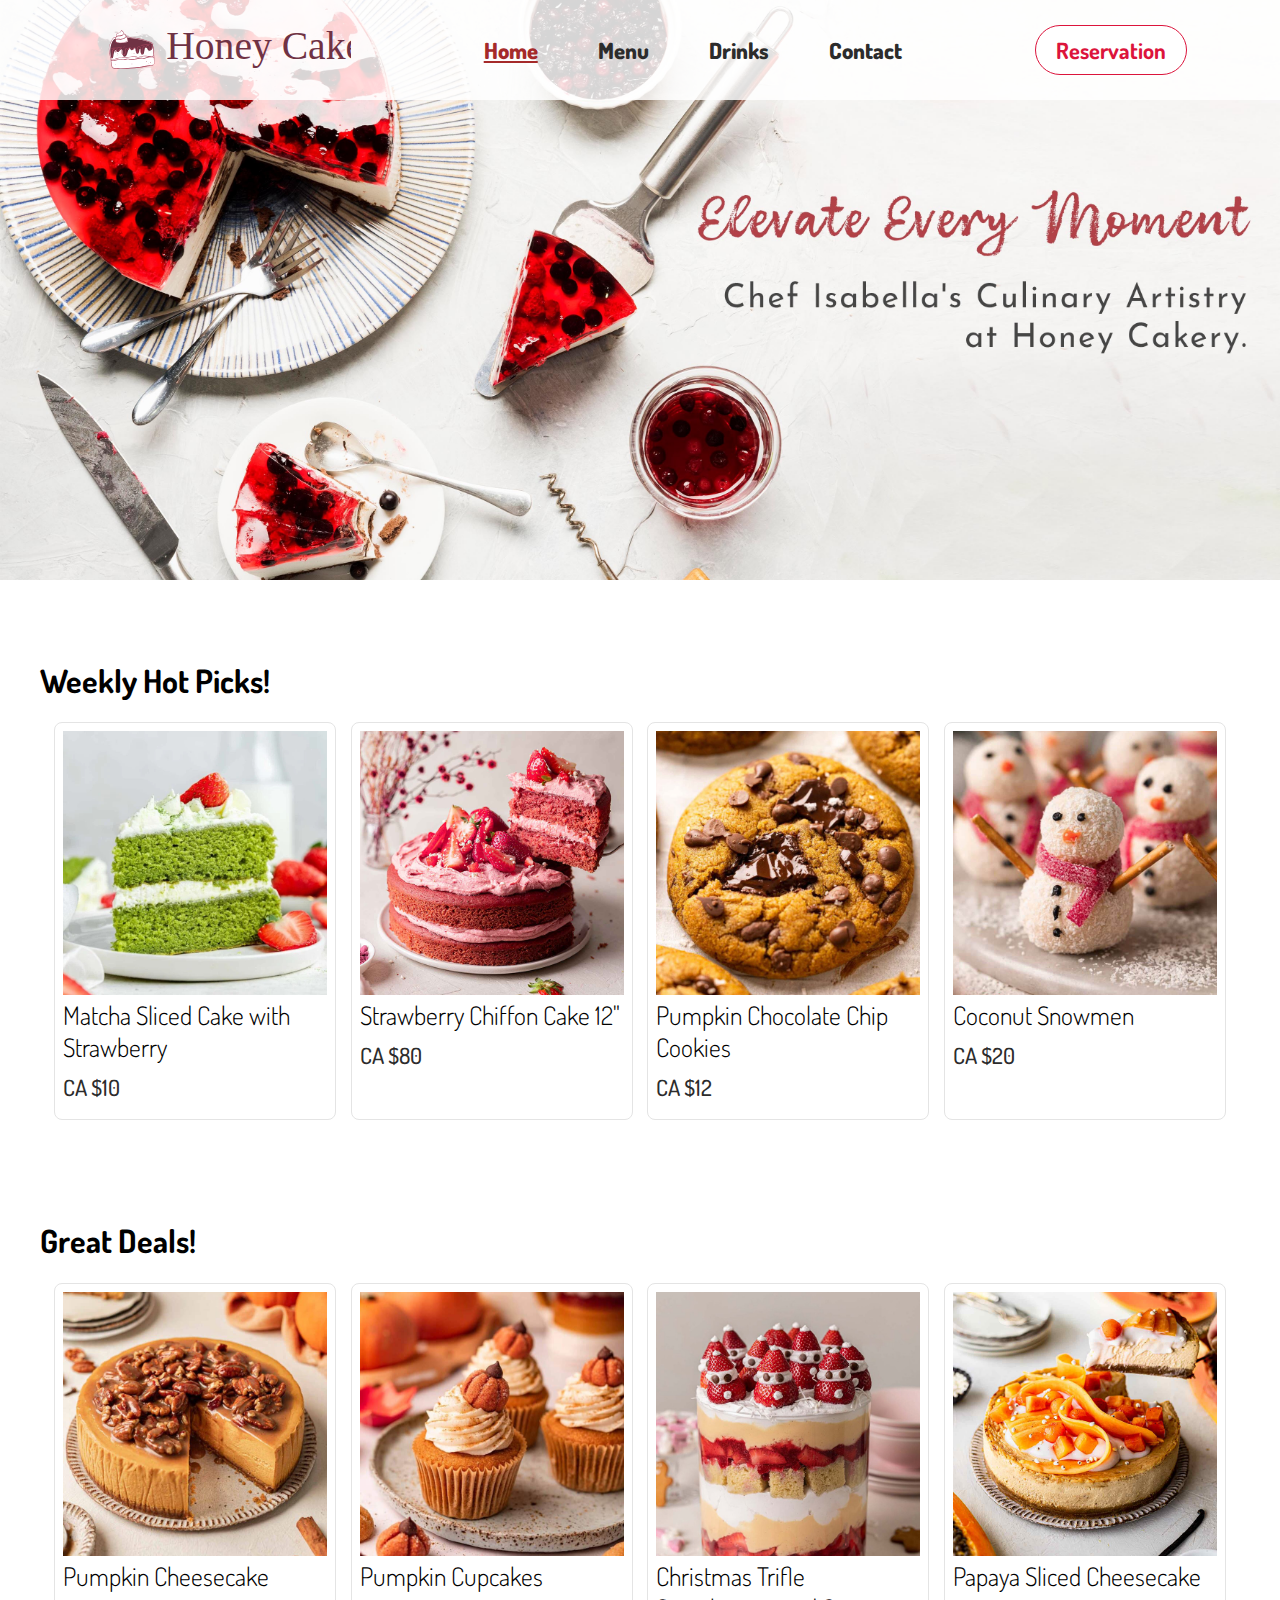
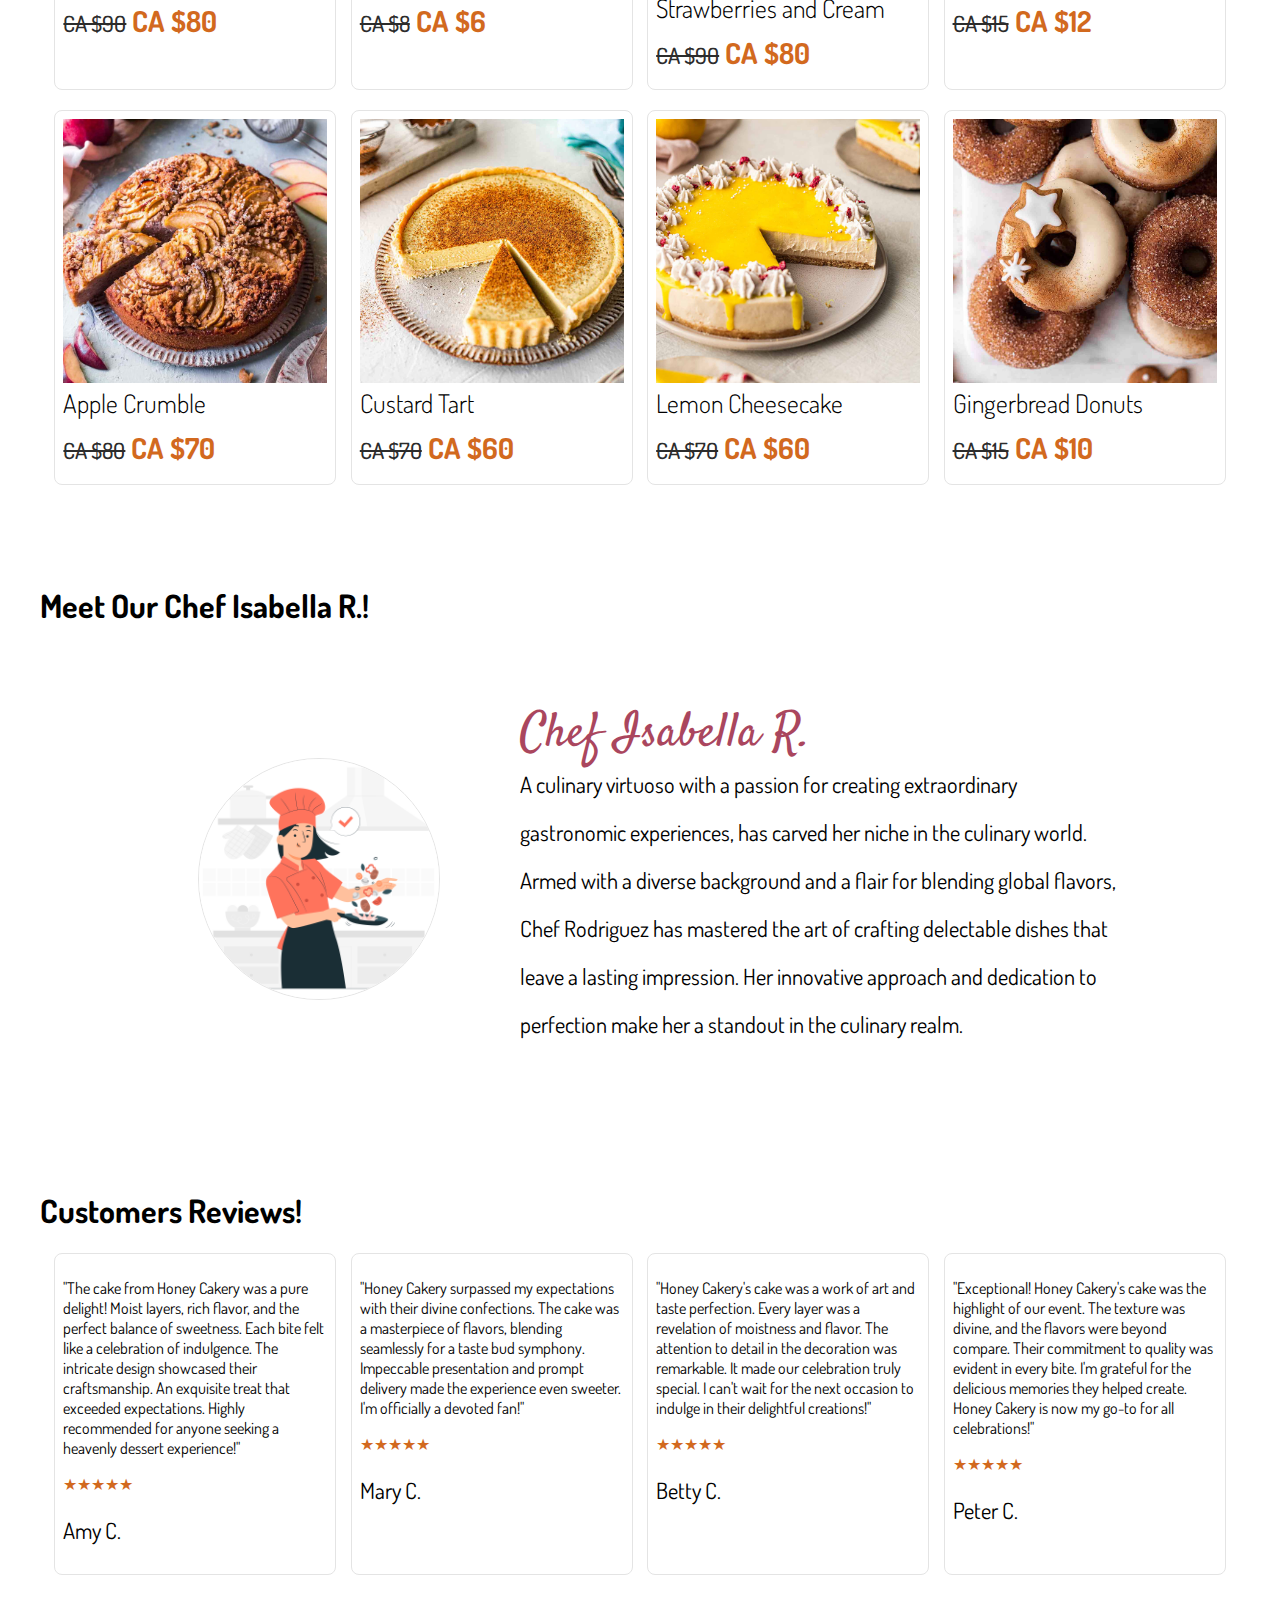
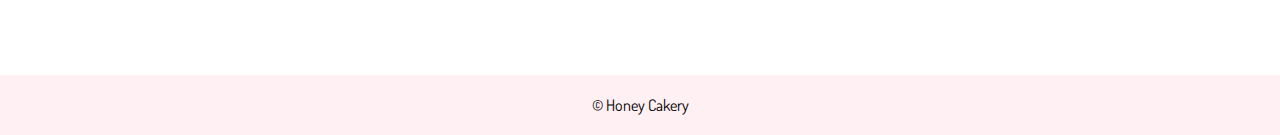
<file: a2/index.html>
<!DOCTYPE html>
<html>
<head>
<title>Honey Cakery | Elevate Every Moments</title><meta charset="UTF-8">
<meta name="description" content="Honey Cakery | Delightful Creations for Sweet Moments">
<meta name="viewport" content="width=device-width, initial-scale=1">
<link rel="icon" type="image/x-icon" href="img/ico.ico">
<link rel="stylesheet" href="css/style.css" type="text/css">
</head>


<body>
    <div class="menubg home_banner">
        <div class="menu_wrapper">
        
            <section class="logo">
                <a href ="#"><img src="img/honeycakery.svg" alt="Logo of Honey Cakery"></a>
            </section>

            <section class="navigation">
                <ol>
                    <li class="current_page"><a href="#">Home</a></li>
                    <li><a href="menu.html">Menu</a></li>
                    <li><a href="drinks.html">Drinks</a></li>
                    <li><a href="contact.html">Contact</a></li>
                </ol>
            </section>


            <section>
                <button><a href="#">Reservation</a></button>
            </section>
        </div>
    </div>

    <div class="features">
        <h1>Weekly Hot Picks!</h1>

        <div class="hotwrapper">
            <div class="hot_item">
                <img src="img/cake1.jpg" alt="">
                <p class="hot_item_name">Matcha Sliced Cake with Strawberry</p>
                <p class="hot_item_price">CA $10</p>
            </div>
            <div class="hot_item">
                <img src="img/cake2.jpg" alt="">
                <p class="hot_item_name">Strawberry Chiffon Cake 12"</p>
                <p class="hot_item_price">CA $80</p>
            </div>
            <div class="hot_item">
                <img src="img/cake3.jpg" alt="">
                <p class="hot_item_name">Pumpkin Chocolate Chip Cookies</p>
                <p class="hot_item_price">CA $12</p>
            </div>
            <div class="hot_item">
                <img src="img/cake4.jpg" alt="">
                <p class="hot_item_name">Coconut Snowmen</p>
                <p class="hot_item_price">CA $20</p>
            </div>
        </div>

    </div>

    <div class="features">
        <h1>Great Deals!</h1>

        <div class="hotwrapper">
            <div class="hot_item">
                <img src="img/cake5.jpg" alt="Pumpkin Cheesecake">
                <p class="hot_item_name">Pumpkin Cheesecake</p>
                <p class="hot_item_price_deals"><s class="hot_item_price">CA $90</s> CA $80</p>
            </div>
            <div class="hot_item">
                <img src="img/cake6.jpg" alt="">
                <p class="hot_item_name">Pumpkin Cupcakes</p>
                <p class="hot_item_price_deals"><s class="hot_item_price">CA $8</s> CA $6</p>
            </div>
            <div class="hot_item">
                <img src="img/cake7.jpg" alt="">
                <p class="hot_item_name">Christmas Trifle Strawberries and Cream</p>
                <p class="hot_item_price_deals"><s class="hot_item_price">CA $90</s> CA $80</p>
            </div>
            <div class="hot_item">
                <img src="img/cake8.jpg" alt="">
                <p class="hot_item_name">Papaya Sliced Cheesecake</p>
                <p class="hot_item_price_deals"><s class="hot_item_price">CA $15</s> CA $12</p>
            </div>
            <div class="hot_item">
                <img src="img/cake9.jpg" alt="Apple Crumble">
                <p class="hot_item_name">Apple Crumble</p>
                <p class="hot_item_price_deals"><s class="hot_item_price">CA $80</s> CA $70</p>
            </div>
            <div class="hot_item">
                <img src="img/cake10.jpg" alt="Custard Tart">
                <p class="hot_item_name">Custard Tart</p>
                <p class="hot_item_price_deals"><s class="hot_item_price">CA $70</s> CA $60</p>
            </div>
            <div class="hot_item">
                <img src="img/cake11.jpg" alt="Lemon Cheesecake">
                <p class="hot_item_name">Lemon Cheesecake</p>
                <p class="hot_item_price_deals"><s class="hot_item_price">CA $70</s> CA $60</p>
            </div>
            <div class="hot_item">
                <img src="img/cake12.jpg" alt="">
                <p class="hot_item_name">Gingerbread Donuts</p>
                <p class="hot_item_price_deals"><s class="hot_item_price">CA $15</s> CA $10</p>
            </div>
        </div>

    </div>

    
    <div class="about_chef">
        <h1>Meet Our Chef Isabella R.!</h1>
            <div class="chef_wrapper">
                <div class="chef_img"><img src="img/chef_isabella.jpg"></div>
                <div class="chef_text"><p><span class="chef_name">Chef Isabella R.</span><br>A culinary virtuoso with a passion for creating extraordinary gastronomic experiences, has carved her niche in the culinary world. <br> Armed with a diverse background and a flair for blending global flavors, Chef Rodriguez has mastered the art of crafting delectable dishes that leave a lasting impression. Her innovative approach and dedication to perfection make her a standout in the culinary realm.</p></div>
            </div>

    </div>

    <div class="comments_wrapper">
        <h1>Customers Reviews!</h1>
            <div class="comments">
                <div class="comments_item">
                    <p class="comments_content">
                        "The cake from Honey Cakery was a pure delight! Moist layers, rich flavor, and the perfect balance of sweetness. Each bite felt like a celebration of indulgence. The intricate design showcased their craftsmanship. An exquisite treat that exceeded expectations. Highly recommended for anyone seeking a heavenly dessert experience!"
                        </p>
                    <p class="commemts_star">&bigstar;&bigstar;&bigstar;&bigstar;&bigstar;</p>
                    <p class="comments_customer">Amy C.</p>
                </div>

                <div class="comments_item">
                    <p class="comments_content">
                        "Honey Cakery surpassed my expectations with their divine confections. The cake was a masterpiece of flavors, blending seamlessly for a taste bud symphony. Impeccable presentation and prompt delivery made the experience even sweeter. I'm officially a devoted fan!"                        </p>
                    <p class="commemts_star">&bigstar;&bigstar;&bigstar;&bigstar;&bigstar;</p>
                    <p class="comments_customer">Mary C.</p>
                </div>

                <div class="comments_item">
                    <p class="comments_content">
                        "Honey Cakery's cake was a work of art and taste perfection. Every layer was a revelation of moistness and flavor. The attention to detail in the decoration was remarkable. It made our celebration truly special. I can't wait for the next occasion to indulge in their delightful creations!"                        </p>
                    <p class="commemts_star">&bigstar;&bigstar;&bigstar;&bigstar;&bigstar;</p>
                    <p class="comments_customer">Betty C.</p>
                </div>

                <div class="comments_item">
                    <p class="comments_content">
                        "Exceptional! Honey Cakery's cake was the highlight of our event. The texture was divine, and the flavors were beyond compare. Their commitment to quality was evident in every bite. I'm grateful for the delicious memories they helped create. Honey Cakery is now my go-to for all celebrations!"                        </p>
                    <p class="commemts_star">&bigstar;&bigstar;&bigstar;&bigstar;&bigstar;</p>
                    <p class="comments_customer">Peter C.</p>
                </div>
            </div>
    </div>

    <div class="footer">
        <p>© Honey Cakery</p>
    </div>
</body>
</file>
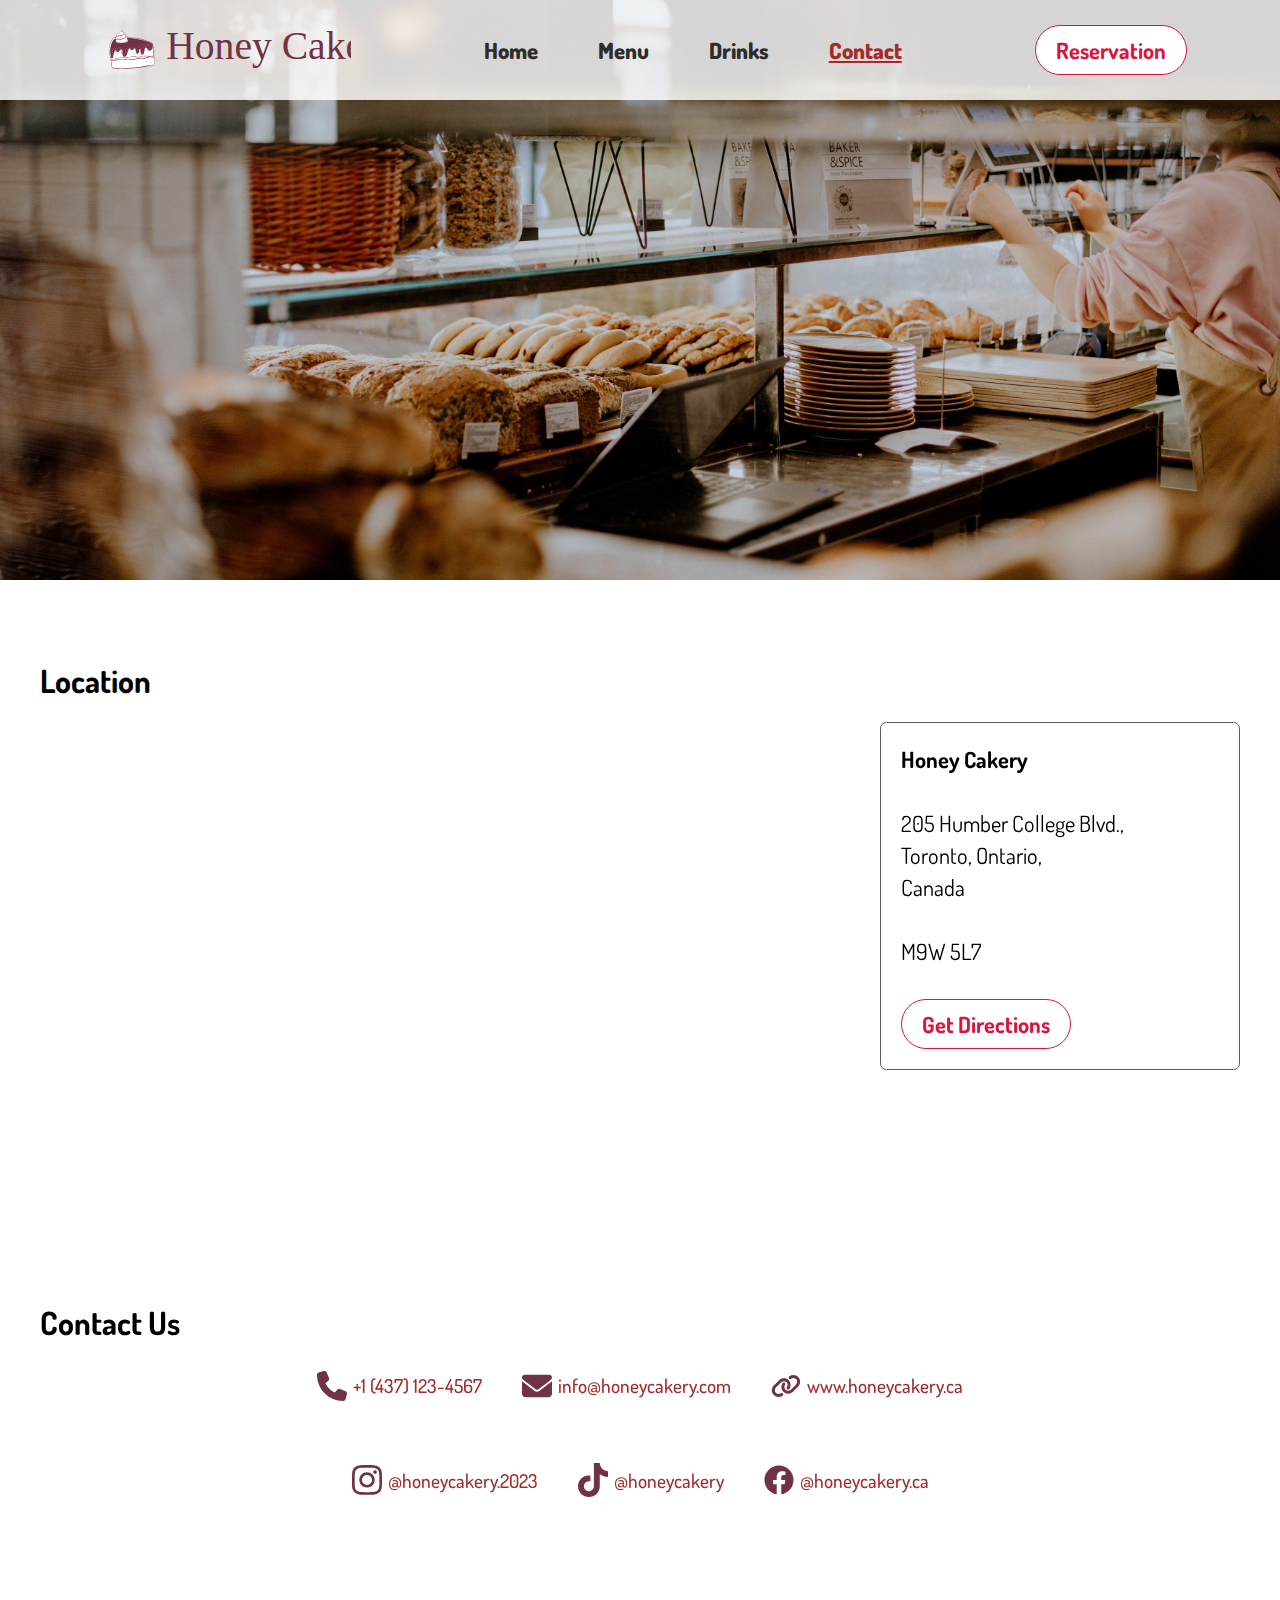
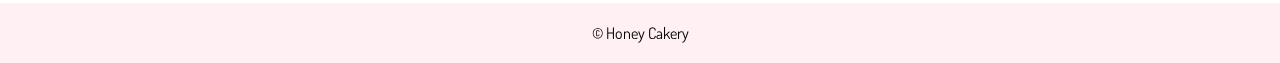
<file: a2/contact.html>
<!DOCTYPE html>
<html>
<head>
<title>Honey Cakery | Elevate Every Moments</title>
<meta charset="UTF-8">
<meta name="description" content="Honey Cakery | Delightful Creations for Sweet Moments">
<meta name="viewport" content="width=device-width, initial-scale=1">
<link rel="icon" type="image/x-icon" href="img/ico.ico">
<link rel="stylesheet" href="css/style.css" type="text/css">
</head>


<body>
    <div class="menubg contact_banner">
        <div class="menu_wrapper">
        
            <section class="logo">
                <a href ="index.html"><img src="img/honeycakery.svg" alt="Logo of Honey Cakery"></a>
            </section>

            <section class="navigation">
                <ol>
                    <li><a href="index.html">Home</a></li>
                    <li><a href="menu.html">Menu</a></li>
                    <li><a href="drinks.html">Drinks</a></li>
                    <li class="current_page"><a href="#">Contact</a></li>
                </ol>
            </section>


            <section>
                <button><a href="#">Reservation</a></button>
            </section>
        </div>
    </div>

    <div class="contact">
        <h1>Location</h1>
            <div class="map_wrapper">
                <div class="contact_map" >
                    <iframe src="https://www.google.com/maps/embed?pb=!1m18!1m12!1m3!1d2883.102092170188!2d-79.60753192318055!3d43.72920597109872!2m3!1f0!2f0!3f0!3m2!1i1024!2i768!4f13.1!3m3!1m2!1s0x882b3bacd3e2f809%3A0xed476bb9b4bd26d4!2sHumber%20College!5e0!3m2!1sen!2sca!4v1700605628529!5m2!1sen!2sca" height="100" style="border:0;" allowfullscreen="" loading="lazy" referrerpolicy="no-referrer-when-downgrade"></iframe>
                </div>
                <div class="contact_add">
                    <b>Honey Cakery</b><br><br>
                    205 Humber College Blvd., <br> Toronto, Ontario, <br>Canada<br><br>M9W 5L7<br><br>
                    <button><a target="_blank" href="https://www.google.com/maps/dir/43.7680088,-79.4366317/Humber+College,+Toronto,+ON/@43.772355,-79.616148,12z/data=!3m1!4b1!4m9!4m8!1m1!4e1!1m5!1m1!1s0x882b3bacd3e2f809:0xed476bb9b4bd26d4!2m2!1d-79.604957!2d43.729206?entry=ttu">Get Directions</a></button>
                </div>
            </div>

        <h1>Contact Us</h1>
            <div class="contact_social">
                <a href="#" class="social_icon"><img src="img/phone-solid.svg"><span>+1 (437) 123-4567</span> </a>
                <a href="#" class="social_icon"><img src="img/envelope-solid.svg"><span>info@honeycakery.com</span> </a>
                <a href="#" class="social_icon"><img src="img/link-solid.svg"><span>www.honeycakery.ca</span> </a>
            </div>

            <div class="contact_social">
                <a href="#" class="social_icon"><img src="img/instagram.svg"><span>@honeycakery.2023</span> </a>
                <a href="#" class="social_icon"><img src="img/tiktok.svg"><span>@honeycakery</span> </a>
                <a href="#" class="social_icon"><img src="img/facebook.svg"><span>@honeycakery.ca</span> </a>
            </div>
    </div>

    <div class="footer">
        <p>© Honey Cakery</p>
    </div>
</body>
</file>
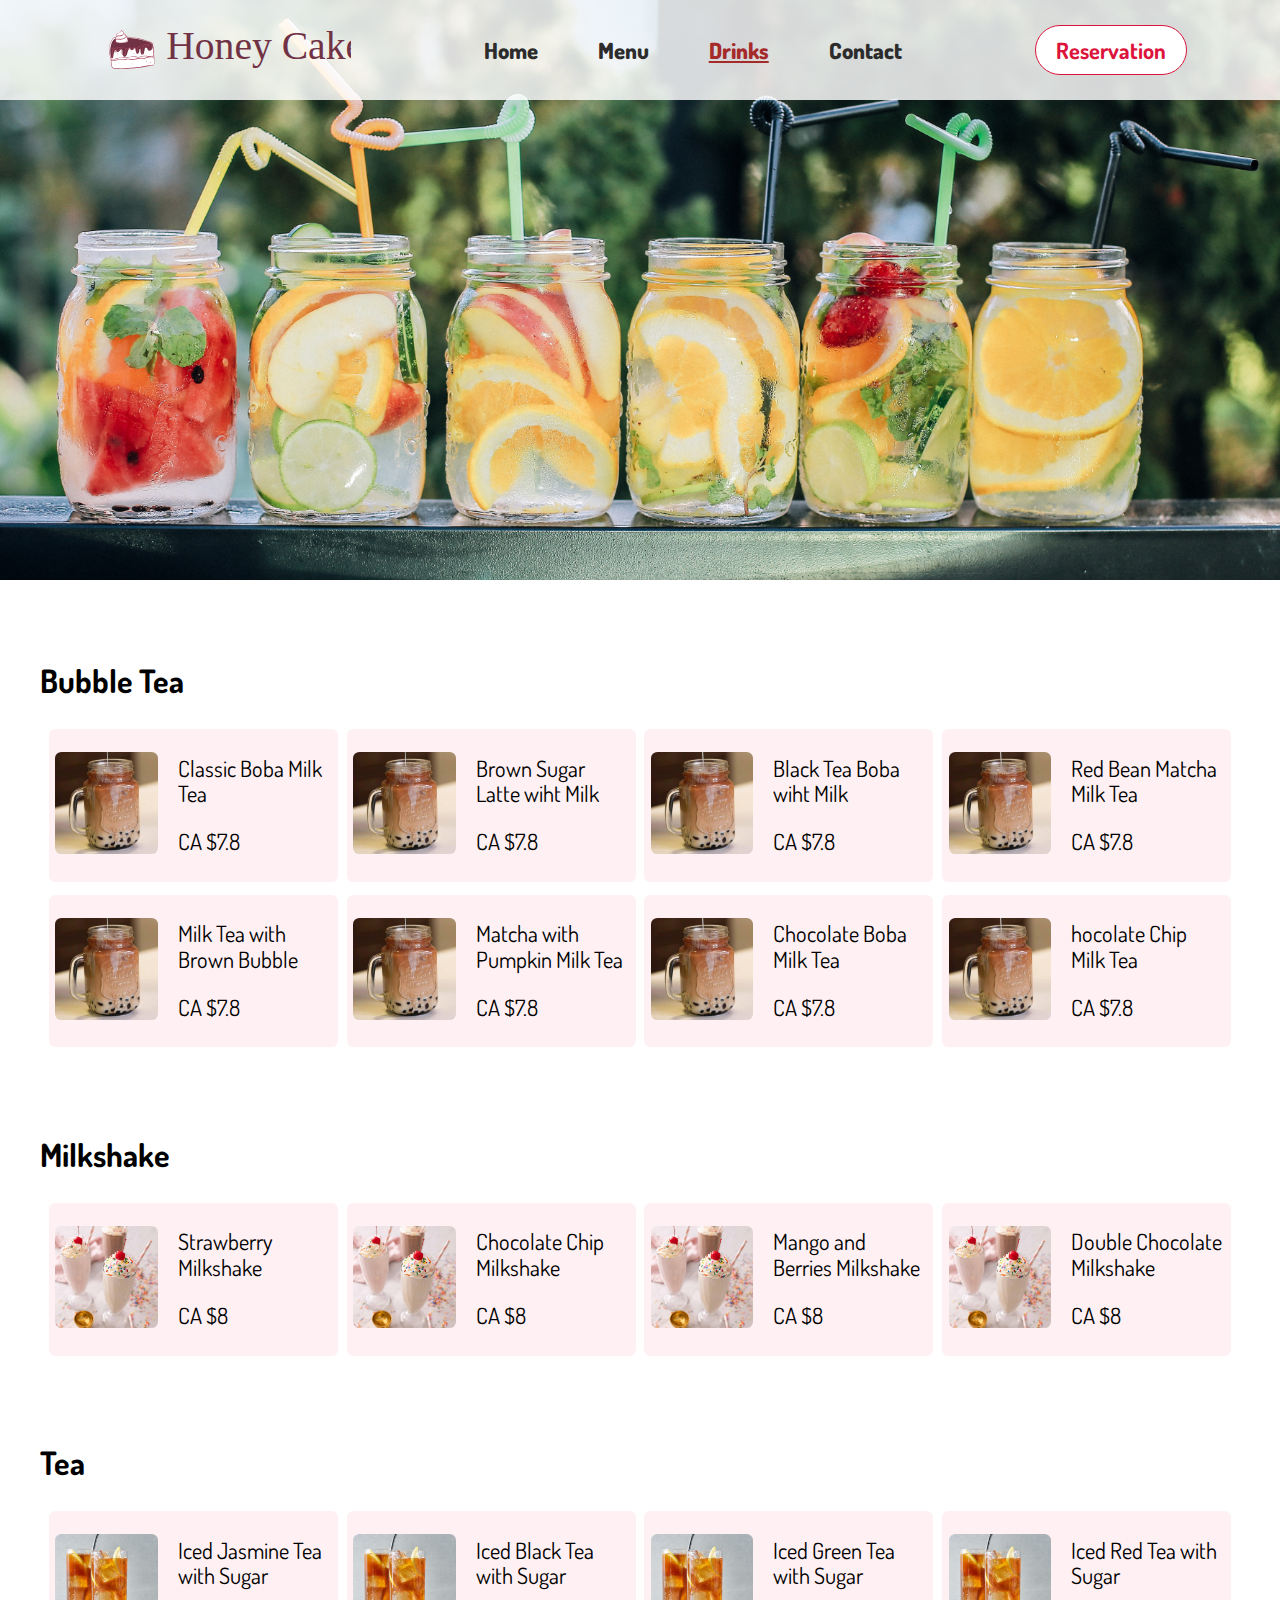
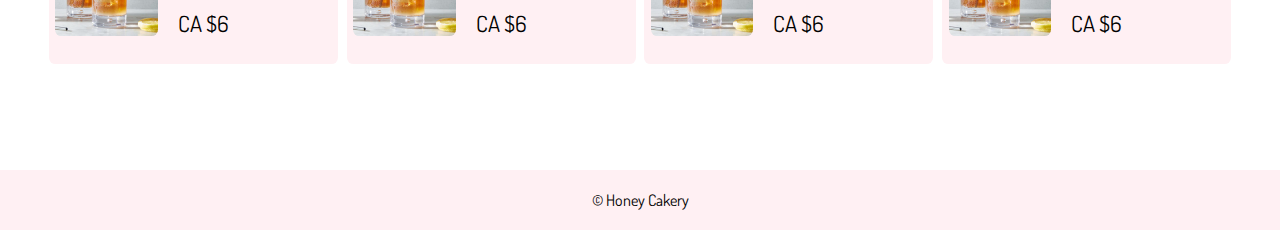
<file: a2/drinks.html>
<!DOCTYPE html>
<html>
<head>
<title>Honey Cakery | Elevate Every Moments</title>
<meta charset="UTF-8">
<meta name="description" content="Honey Cakery | Delightful Creations for Sweet Moments">
<meta name="viewport" content="width=device-width, initial-scale=1">
<link rel="icon" type="image/x-icon" href="img/ico.ico">
<link rel="stylesheet" href="css/style.css" type="text/css">
</head>


<body>
    <div class="menubg drinks_banner">
        <div class="menu_wrapper">
        
            <section class="logo">
                <a href ="index.html"><img src="img/honeycakery.svg" alt="Logo of Honey Cakery"></a>
            </section>

            <section class="navigation">
                <ol>
                    <li><a href="index.html">Home</a></li>
                    <li><a href="menu.html" >Menu</a></li>
                    <li class="current_page"><a href="#">Drinks</a></li>
                    <li><a href="contact.html">Contact</a></li>
                </ol>
            </section>


            <section>
                <button><a href="#">Reservation</a></button>
            </section>
        </div>
    </div>

    <div class="menu_page_wrapper">
        <h1>Bubble Tea</h1>
            <div class="cake_wrapper">

                <div class="cake_items">
                    <div class="cake_img"><img src="img/bubbletea1.jpg" alt=""></div>
                    <div class="cake_detail">
                        <p>Classic Boba Milk Tea</p>
                        <p>CA $7.8</p>
                    </div>
                </div>

                <div class="cake_items">
                    <div class="cake_img"><img src="img/bubbletea1.jpg" alt=""></div>
                    <div class="cake_detail">
                        <p>Brown Sugar Latte wiht Milk</p>
                        <p>CA $7.8</p>
                    </div>
                </div>

                <div class="cake_items">
                    <div class="cake_img"><img src="img/bubbletea1.jpg" alt=""></div>
                    <div class="cake_detail">
                        <p>Black Tea Boba wiht Milk</p>
                        <p>CA $7.8</p>
                    </div>
                </div>

                <div class="cake_items">
                    <div class="cake_img"><img src="img/bubbletea1.jpg" alt=""></div>
                    <div class="cake_detail">
                        <p>Red Bean Matcha Milk Tea</p>
                        <p>CA $7.8</p>
                    </div>
                </div>

                <div class="cake_items">
                    <div class="cake_img"><img src="img/bubbletea1.jpg" alt=""></div>
                    <div class="cake_detail">
                        <p>Milk Tea with Brown Bubble</p>
                        <p>CA $7.8</p>
                    </div>
                </div>

                <div class="cake_items">
                    <div class="cake_img"><img src="img/bubbletea1.jpg" alt=""></div>
                    <div class="cake_detail">
                        <p>Matcha with Pumpkin Milk Tea</p>
                        <p>CA $7.8</p>
                    </div>
                </div>

                <div class="cake_items">
                    <div class="cake_img"><img src="img/bubbletea1.jpg" alt=""></div>
                    <div class="cake_detail">
                        <p>Chocolate Boba Milk Tea</p>
                        <p>CA $7.8</p>
                    </div>
                </div>

                <div class="cake_items">
                    <div class="cake_img"><img src="img/bubbletea1.jpg" alt=""></div>
                    <div class="cake_detail">
                        <p>hocolate Chip Milk Tea</p>
                        <p>CA $7.8</p>
                    </div>
                </div>
            </div>
        

        <!-- ****** Second Section ****** -->
        <h1>Milkshake</h1>

        <div class="cake_wrapper">

            <div class="cake_items">
                <div class="cake_img"><img src="img/milkshake.jpg" alt=""></div>
                <div class="cake_detail">
                    <p>Strawberry Milkshake</p>
                    <p>CA $8</p>
                </div>
            </div>

            <div class="cake_items">
                <div class="cake_img"><img src="img/milkshake.jpg" alt=""></div>
                <div class="cake_detail">
                    <p>Chocolate Chip Milkshake</p>
                    <p>CA $8</p>
                </div>
            </div>

            <div class="cake_items">
                <div class="cake_img"><img src="img/milkshake.jpg" alt=""></div>
                <div class="cake_detail">
                    <p>Mango and Berries Milkshake</p>
                    <p>CA $8</p>
                </div>
            </div>

            <div class="cake_items">
                <div class="cake_img"><img src="img/milkshake.jpg" alt=""></div>
                <div class="cake_detail">
                    <p>Double Chocolate Milkshake</p>
                    <p>CA $8</p>
                </div>
            </div>
        </div>


        <!-- ****** Third Section ****** -->

        <h1>Tea</h1>

        <div class="cake_wrapper">

            <div class="cake_items">
                <div class="cake_img"><img src="img/tea.jpg" alt=""></div>
                <div class="cake_detail">
                    <p>Iced Jasmine Tea with Sugar</p>
                    <p>CA $6</p>
                </div>
            </div>

            <div class="cake_items">
                <div class="cake_img"><img src="img/tea.jpg" alt=""></div>
                <div class="cake_detail">
                    <p>Iced Black Tea with Sugar</p>
                    <p>CA $6</p>
                </div>
            </div>

            <div class="cake_items">
                <div class="cake_img"><img src="img/tea.jpg" alt=""></div>
                <div class="cake_detail">
                    <p>Iced Green Tea with Sugar</p>
                    <p>CA $6</p>
                </div>
            </div>

            <div class="cake_items">
                <div class="cake_img"><img src="img/tea.jpg" alt=""></div>
                <div class="cake_detail">
                    <p>Iced Red Tea with Sugar</p>
                    <p>CA $6</p>
                </div>
            </div>
        </div>
</div>
    
    <div class="footer">
        <p>© Honey Cakery</p>
    </div>
</body>
</file>
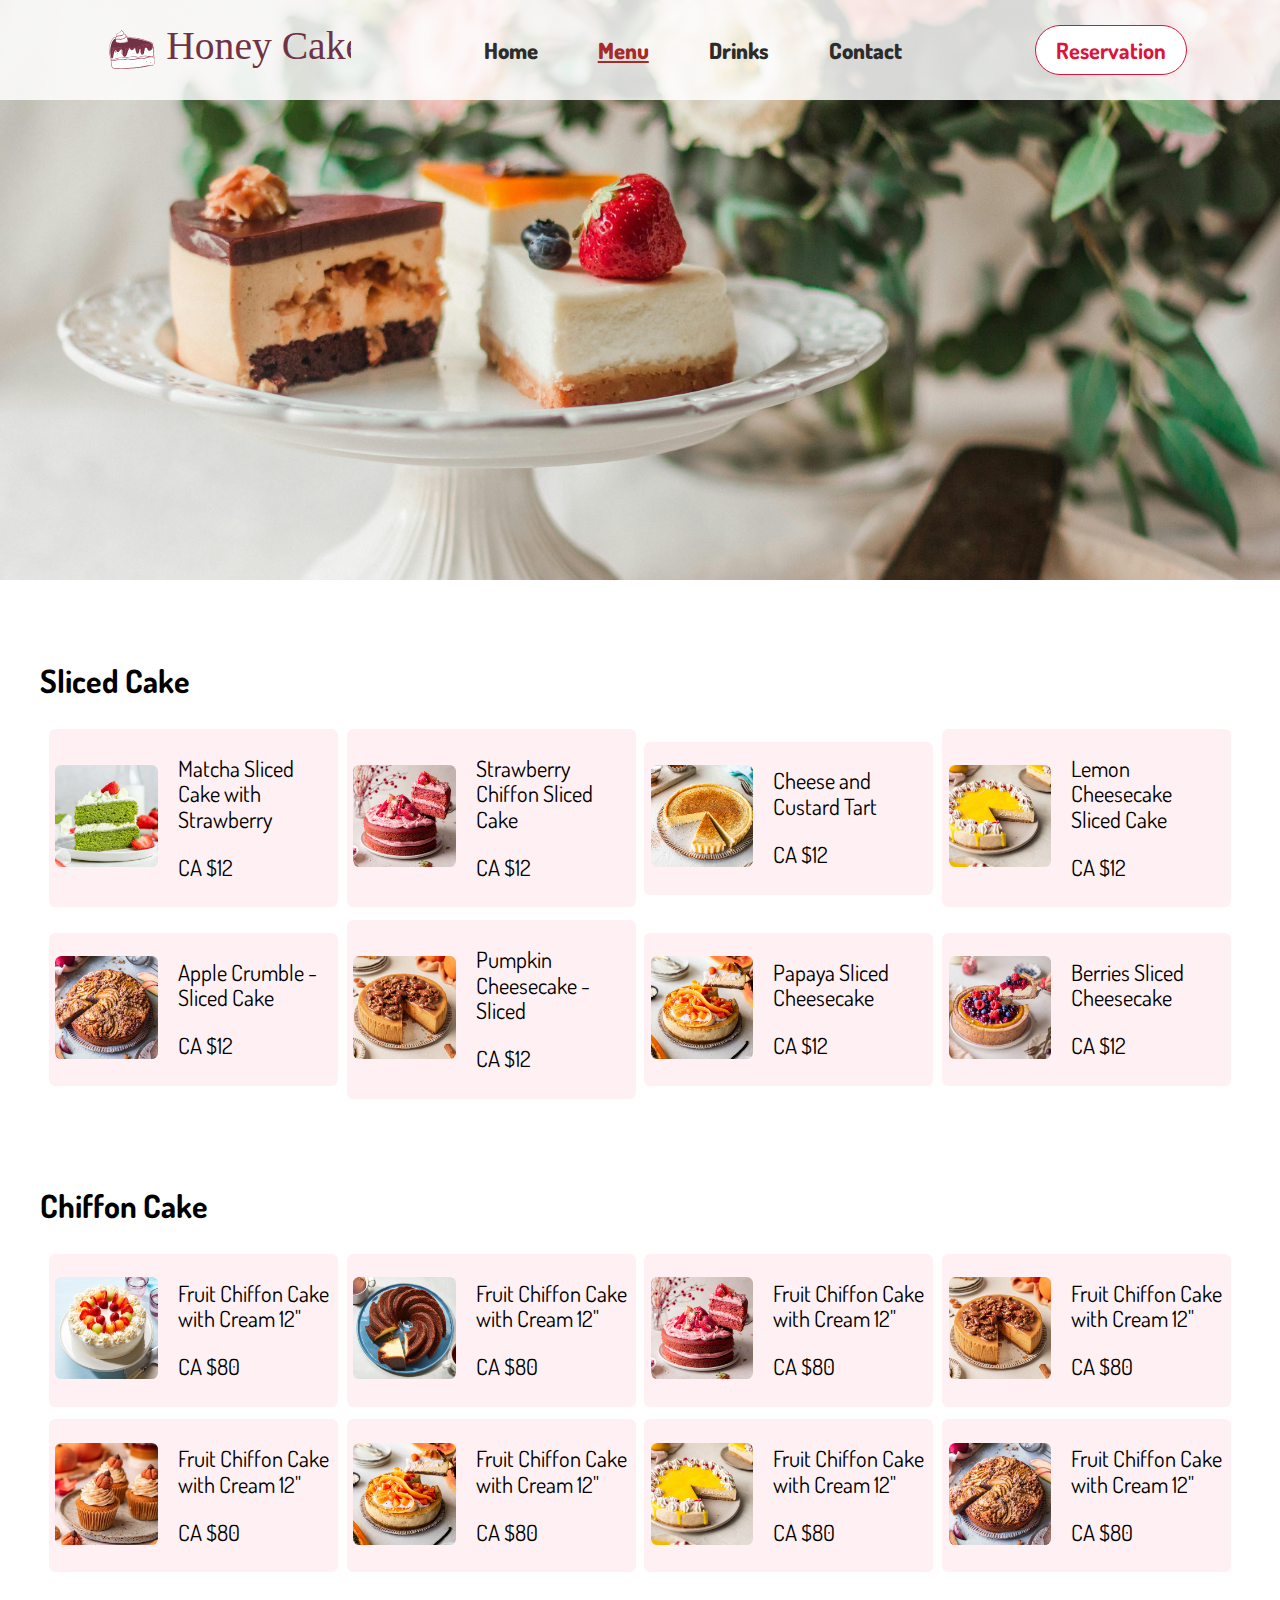
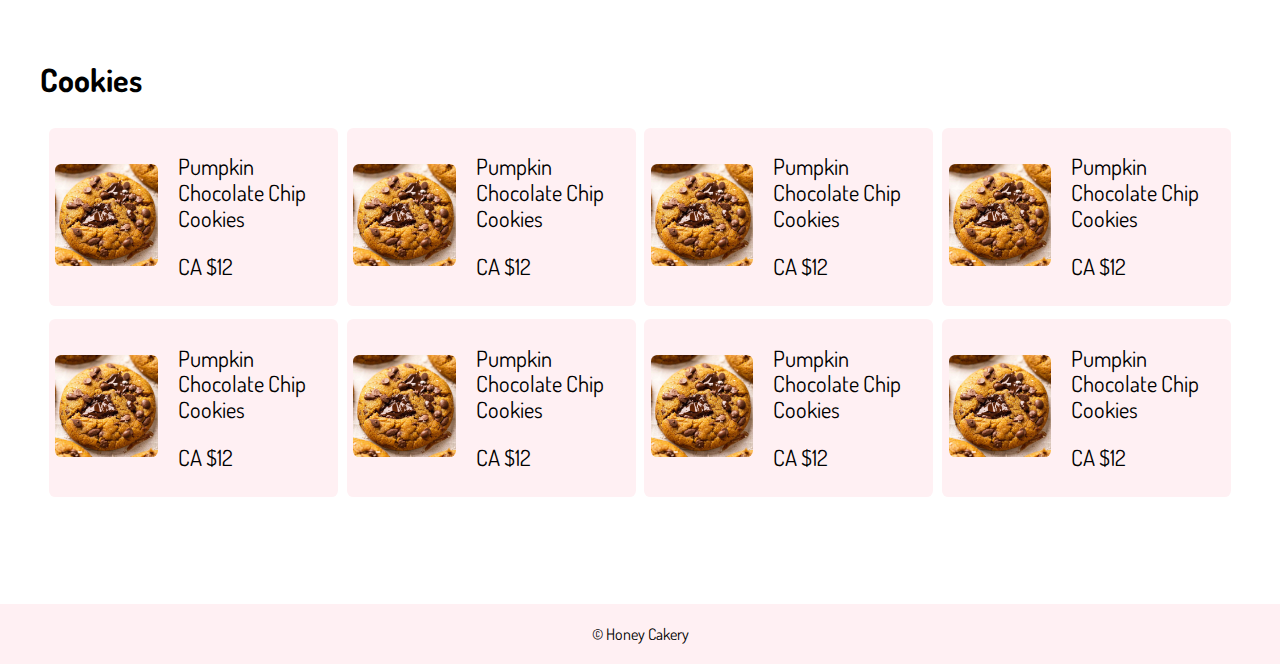
<file: a2/menu.html>
<!DOCTYPE html>
<html>
<head>
<title>Honey Cakery | Elevate Every Moments</title>
<meta charset="UTF-8">
<meta name="description" content="Honey Cakery | Delightful Creations for Sweet Moments">
<meta name="viewport" content="width=device-width, initial-scale=1">
<link rel="icon" type="image/x-icon" href="img/ico.ico">
<link rel="stylesheet" href="css/style.css" type="text/css">
</head>


<body>
    <div class="menubg menu_banner">
        <div class="menu_wrapper">
        
            <section class="logo">
                <a href ="index.html"><img src="img/honeycakery.svg" alt="Logo of Honey Cakery"></a>
            </section>

            <section class="navigation">
                <ol>
                    <li><a href="index.html">Home</a></li>
                    <li class="current_page"><a href="#" >Menu</a></li>
                    <li><a href="drinks.html">Drinks</a></li>
                    <li><a href="contact.html">Contact</a></li>
                </ol>
            </section>


            <section>
                <button><a href="#">Reservation</a></button>
            </section>
        </div>
    </div>

    <div class="menu_page_wrapper">

        <!-- ****** First Section ****** -->    

        <h1>Sliced Cake</h1>
            <div class="cake_wrapper">

                <div class="cake_items">
                    <div class="cake_img"><img src="img/cake1.jpg" alt=""></div>
                    <div class="cake_detail">
                        <p>Matcha Sliced Cake with Strawberry</p>
                        <p>CA $12</p>
                    </div>
                </div>

                <div class="cake_items">
                    <div class="cake_img"><img src="img/cake2.jpg" alt=""></div>
                    <div class="cake_detail">
                        <p>Strawberry Chiffon Sliced Cake</p>
                        <p>CA $12</p>
                    </div>
                </div>

                <div class="cake_items">
                    <div class="cake_img"><img src="img/cake10.jpg" alt=""></div>
                    <div class="cake_detail">
                        <p>Cheese and Custard Tart</p>
                        <p>CA $12</p>
                    </div>
                </div>

                <div class="cake_items">
                    <div class="cake_img"><img src="img/cake11.jpg" alt=""></div>
                    <div class="cake_detail">
                        <p>Lemon Cheesecake Sliced Cake</p>
                        <p>CA $12</p>
                    </div>
                </div>

                <div class="cake_items">
                    <div class="cake_img"><img src="img/cake9.jpg" alt=""></div>
                    <div class="cake_detail">
                        <p>Apple Crumble - Sliced Cake</p>
                        <p>CA $12</p>
                    </div>
                </div>

                <div class="cake_items">
                    <div class="cake_img"><img src="img/cake5.jpg" alt=""></div>
                    <div class="cake_detail">
                        <p>Pumpkin Cheesecake - Sliced</p>
                        <p>CA $12</p>
                    </div>
                </div>

                <div class="cake_items">
                    <div class="cake_img"><img src="img/cake8.jpg" alt=""></div>
                    <div class="cake_detail">
                        <p>Papaya Sliced Cheesecake</p>
                        <p>CA $12</p>
                    </div>
                </div>

                <div class="cake_items">
                    <div class="cake_img"><img src="img/cake13.jpg" alt=""></div>
                    <div class="cake_detail">
                        <p>Berries Sliced Cheesecake</p>
                        <p>CA $12</p>
                    </div>
                </div>
            </div>
        
        <!-- ****** Second Section ****** -->

        <h1>Chiffon Cake</h1>

        <div class="cake_wrapper">

            <div class="cake_items">
                <div class="cake_img"><img src="img/cake14.jpg" alt=""></div>
                <div class="cake_detail">
                    <p>Fruit Chiffon Cake with Cream 12"</p>
                    <p>CA $80</p>
                </div>
            </div>

            <div class="cake_items">
                <div class="cake_img"><img src="img/cake15.jpg" alt=""></div>
                <div class="cake_detail">
                    <p>Fruit Chiffon Cake with Cream 12"</p>
                    <p>CA $80</p>
                </div>
            </div>

            <div class="cake_items">
                <div class="cake_img"><img src="img/cake2.jpg" alt=""></div>
                <div class="cake_detail">
                    <p>Fruit Chiffon Cake with Cream 12"</p>
                    <p>CA $80</p>
                </div>
            </div>

            <div class="cake_items">
                <div class="cake_img"><img src="img/cake5.jpg" alt=""></div>
                <div class="cake_detail">
                    <p>Fruit Chiffon Cake with Cream 12"</p>
                    <p>CA $80</p>
                </div>
            </div>

            <div class="cake_items">
                <div class="cake_img"><img src="img/cake6.jpg" alt=""></div>
                <div class="cake_detail">
                    <p>Fruit Chiffon Cake with Cream 12"</p>
                    <p>CA $80</p>
                </div>
            </div>

            <div class="cake_items">
                <div class="cake_img"><img src="img/cake8.jpg" alt=""></div>
                <div class="cake_detail">
                    <p>Fruit Chiffon Cake with Cream 12"</p>
                    <p>CA $80</p>
                </div>
            </div>

            <div class="cake_items">
                <div class="cake_img"><img src="img/cake11.jpg" alt=""></div>
                <div class="cake_detail">
                    <p>Fruit Chiffon Cake with Cream 12"</p>
                    <p>CA $80</p>
                </div>
            </div>

            <div class="cake_items">
                <div class="cake_img"><img src="img/cake9.jpg" alt=""></div>
                <div class="cake_detail">
                    <p>Fruit Chiffon Cake with Cream 12"</p>
                    <p>CA $80</p>
                </div>
            </div>
        </div>



        <!-- ****** Third Section ****** -->

        <h1>Cookies</h1>

        <div class="cake_wrapper">

            <div class="cake_items">
                <div class="cake_img"><img src="img/cake3.jpg" alt=""></div>
                <div class="cake_detail">
                    <p>Pumpkin Chocolate Chip Cookies</p>
                    <p>CA $12</p>
                </div>
            </div>

            <div class="cake_items">
                <div class="cake_img"><img src="img/cake3.jpg" alt=""></div>
                <div class="cake_detail">
                    <p>Pumpkin Chocolate Chip Cookies</p>
                    <p>CA $12</p>
                </div>
            </div>

            <div class="cake_items">
                <div class="cake_img"><img src="img/cake3.jpg" alt=""></div>
                <div class="cake_detail">
                    <p>Pumpkin Chocolate Chip Cookies</p>
                    <p>CA $12</p>
                </div>
            </div>

            <div class="cake_items">
                <div class="cake_img"><img src="img/cake3.jpg" alt=""></div>
                <div class="cake_detail">
                    <p>Pumpkin Chocolate Chip Cookies</p>
                    <p>CA $12</p>
                </div>
            </div>

            <div class="cake_items">
                <div class="cake_img"><img src="img/cake3.jpg" alt=""></div>
                <div class="cake_detail">
                    <p>Pumpkin Chocolate Chip Cookies</p>
                    <p>CA $12</p>
                </div>
            </div>

            <div class="cake_items">
                <div class="cake_img"><img src="img/cake3.jpg" alt=""></div>
                <div class="cake_detail">
                    <p>Pumpkin Chocolate Chip Cookies</p>
                    <p>CA $12</p>
                </div>
            </div>

            <div class="cake_items">
                <div class="cake_img"><img src="img/cake3.jpg" alt=""></div>
                <div class="cake_detail">
                    <p>Pumpkin Chocolate Chip Cookies</p>
                    <p>CA $12</p>
                </div>
            </div>

            <div class="cake_items">
                <div class="cake_img"><img src="img/cake3.jpg" alt=""></div>
                <div class="cake_detail">
                    <p>Pumpkin Chocolate Chip Cookies</p>
                    <p>CA $12</p>
                </div>
            </div>
        </div>
    </div>

    

    <div class="footer">
        <p>© Honey Cakery</p>
    </div>
</body>
</file>
<file: a2/css/style.css>
@import url('https://fonts.googleapis.com/css2?family=Satisfy&display&family=Dosis:wght@200;300;400;500;600;700;800&family=Sora:wght@100;200;300;400;500;600;700;800&display=swap');


html{
    font-family: 'Dosis', sans-serif ;
}

a {
    font-family: 'Dosis', sans-serif ;
}

body {
    margin: 0;
}

/************** Main Banner **************/

.menubg {
    background-position: center;
    background-repeat: no-repeat;
    background-size: cover;
    position: relative;
}

.home_banner {
    background-image: url(../img/main_banner.jpg);
    min-height: 580px;
}

.drinks_banner {
    background-image: url(../img/main_banner_drinks.jpg);
    min-height: 580px;
}

.menu_banner {
    background-image: url(../img/main_banner_menu.jpg);
    min-height: 580px;
}

.contact_banner {
    background-image: url(../img/main_banner_contact.jpg);
    min-height: 580px;
}
/************** Top Menu bar **************/

.menu_wrapper {
    width: 100%;
    display: flex;
    align-items: center;
    margin: 0 auto;
    background-color: #ffffffd5;
    justify-content: space-evenly ;
}

.logo img {
    display: flex;
    height: 80px;
}

.navigation {
    width: auto;
    display: flex;
    align-items: center;
    height: 100px;
    justify-content: space-evenly ;
}

.navigation ol {
    list-style-type: none;
    padding: 10px;
}

.navigation ol li {
    float: left;
    padding: 10px;
    margin: 0 20px;
    font-size: 1.4rem;
    font-weight: 800;
}

.navigation a {
    color: #2C2C2C;
    text-decoration: none;
}

/* This is a pseudo-class */
.navigation a:hover {
    color: brown;
    text-decoration: underline;
}

.current_page a {
    text-decoration: underline;
    color: brown;
}

button {
    border-radius: 999px;
    border: 1px solid crimson;
    padding: 10px 20px;
    background-color: #ffffff;
}

button a {
    color: crimson;
    font-size: 1.4rem ;
    font-weight: 700;
    text-decoration: none;
}

/* This is a pseudo-class */
button a:hover {
    color: brown;
}


/************** Page: Home **************/

.mainbanner {
    width: 100%;
}

.mainbanner img {
    width: 100%;
}


.features {
    margin: 10px 40px;
}

.features h1 {
    margin-top: 80px;
    text-align: left;
}


/********** Cakes in flexbox **********/
/* This is one of the layout style, image on the top, and text placed below */
.hotwrapper {
    display: flex;
    flex-wrap: wrap;
    flex-direction: row;
    justify-content: space-evenly;
}

.hot_item {
    width: 22%;
    padding: 8px;
    margin-bottom: 20px;
    border: 1px solid #e4e4e4;
    border-radius: 8px;
    align-items: center;
}

.hot_item img {
    width: 100%;
}

.hot_item_name {
    font-size: 1.6rem;
    font-weight: 300;
    margin: 0 ;
}

.hot_item_price {
    color: #2C2C2C;
    font-size: 1.4rem;
    font-weight: 500;
    margin: 10px 0 ;
}

.hot_item_price_deals {
    color: chocolate;
    font-size: 1.8rem;
    font-weight: 700;
    margin: 10px 0 ;
}
/********** End of Cakes in flexbox **********/

.comments_wrapper {
    margin: 10px 40px;

}

.comments{
    display: flex;
    flex-direction: row; 
    justify-content: space-evenly;
} 

.comments_wrapper h1 {
    margin-top: 80px;
    text-align: left;
}

.comments_item {
    width: 22%;
    padding: 8px;
    border: 1px solid #e4e4e4;
    border-radius: 8px;
    align-items: center;
}

.commemts_star {
    color: chocolate;
}

.comments_customer {
    font-size: 1.4rem;
}

/********** About Chef **********/
/* This is one of the layout style, image on the left, and text on right */
.about_chef {
    margin: 10px 40px;
}

.about_chef h1 {
    margin-top: 80px;
    text-align: left;
}

.chef_wrapper {
    display: flex;
    align-items: center;
    justify-content: space-evenly;
}

.chef_img {
    width: 40%;
}

.chef_img img{
    width: 60%;
    border: 1px solid #e4e4e4;
    border-radius: 50%;
    float: right;
}

.chef_text {
    width: 60%;
    font-size: 1.4rem;
    margin: 40px;
    padding-left: 40px;
    padding-right: 80px;
    align-items: center;
    align-content: center;
    line-height: 3rem;
}

/* overwritting is used in the chef name "Chef Isabella R." . Overwritting from the original paragraphy style */
.chef_name {
    font-family: 'Satisfy', cursive;
    font-size: 3rem;
    color: #aa465e;
}
/********** End of About Chef **********/


.footer {
    background-color:#fff0f3;
    width: 100%;
    height: 60px;
    text-align: center;
    margin-top: 100px;
}

.footer p {
    padding-top: 20px;
    padding-bottom: 20px;
}



/************** Page: Menu and Drinks  **************/

.menu_page_wrapper {
    margin: 10px 40px;
}

.menu_page_wrapper h1 {
    margin-top: 80px;
    text-align: left;
}

.cake_wrapper {
    display: flex;
    flex-wrap: wrap;
    flex-direction: row;
    align-items: center;
    justify-content: space-evenly;
}

.cake_items {
    width: 23%;
    display: flex;
    align-items: center;
    align-content: space-between;
    justify-content: space-evenly;
    background-color: #fff0f3;
    border-radius: 0.4rem;
    padding: 0.28rem 0.4rem;
    margin: 0.4rem 0 ;
}

.cake_img {
    width: 40%;
    margin-right: 20px;
}

.cake_img img {
    width: 100%;
    border-radius: 0.4rem;
}

.cake_detail {
    width: 60%;
    font-size: 1.4rem;
    line-height: 1.6rem;
    align-content: space-between;
    justify-content: space-evenly;
}


/************* Page: Contact Us *************/

.contact {
    margin: 10px 40px;
}

.contact h1 {
    margin-top: 80px;
    text-align: left;
}

.contact_map {
    width: 98%;
    height: 500px;
    margin: 0 30px;
}

.map_wrapper {
    display: flex;
    align-items: stretch;
    justify-content: space-evenly;
}

.contact_map iframe {
    width: 100%;
    height: 380px;
}

.contact_add {
    width: 40%;
    height: 100%;
    font-size: 1.4rem;
    line-height: 2rem;
    border: 1px solid #5c5c5c;
    border-radius: 0.4rem;
    padding: 20px;
}

.contact_social {
    width: 100%;
    display: flex;
    align-content: center;
    justify-content: center;
    margin-bottom: 50px;
}
.contact_social a {
    color: brown;
    font-weight: 500;
    text-decoration: none;
}

.contact_social a:hover {
    color:#2C2C2C;
    text-decoration: none;
}
.social_icon {
    display: flex;
    font-size: 1.2rem;
    align-items: center;
    margin: 6px 20px;
}
.social_icon img{
    width: 30px;
    margin-right: 6px;
}
</file>
